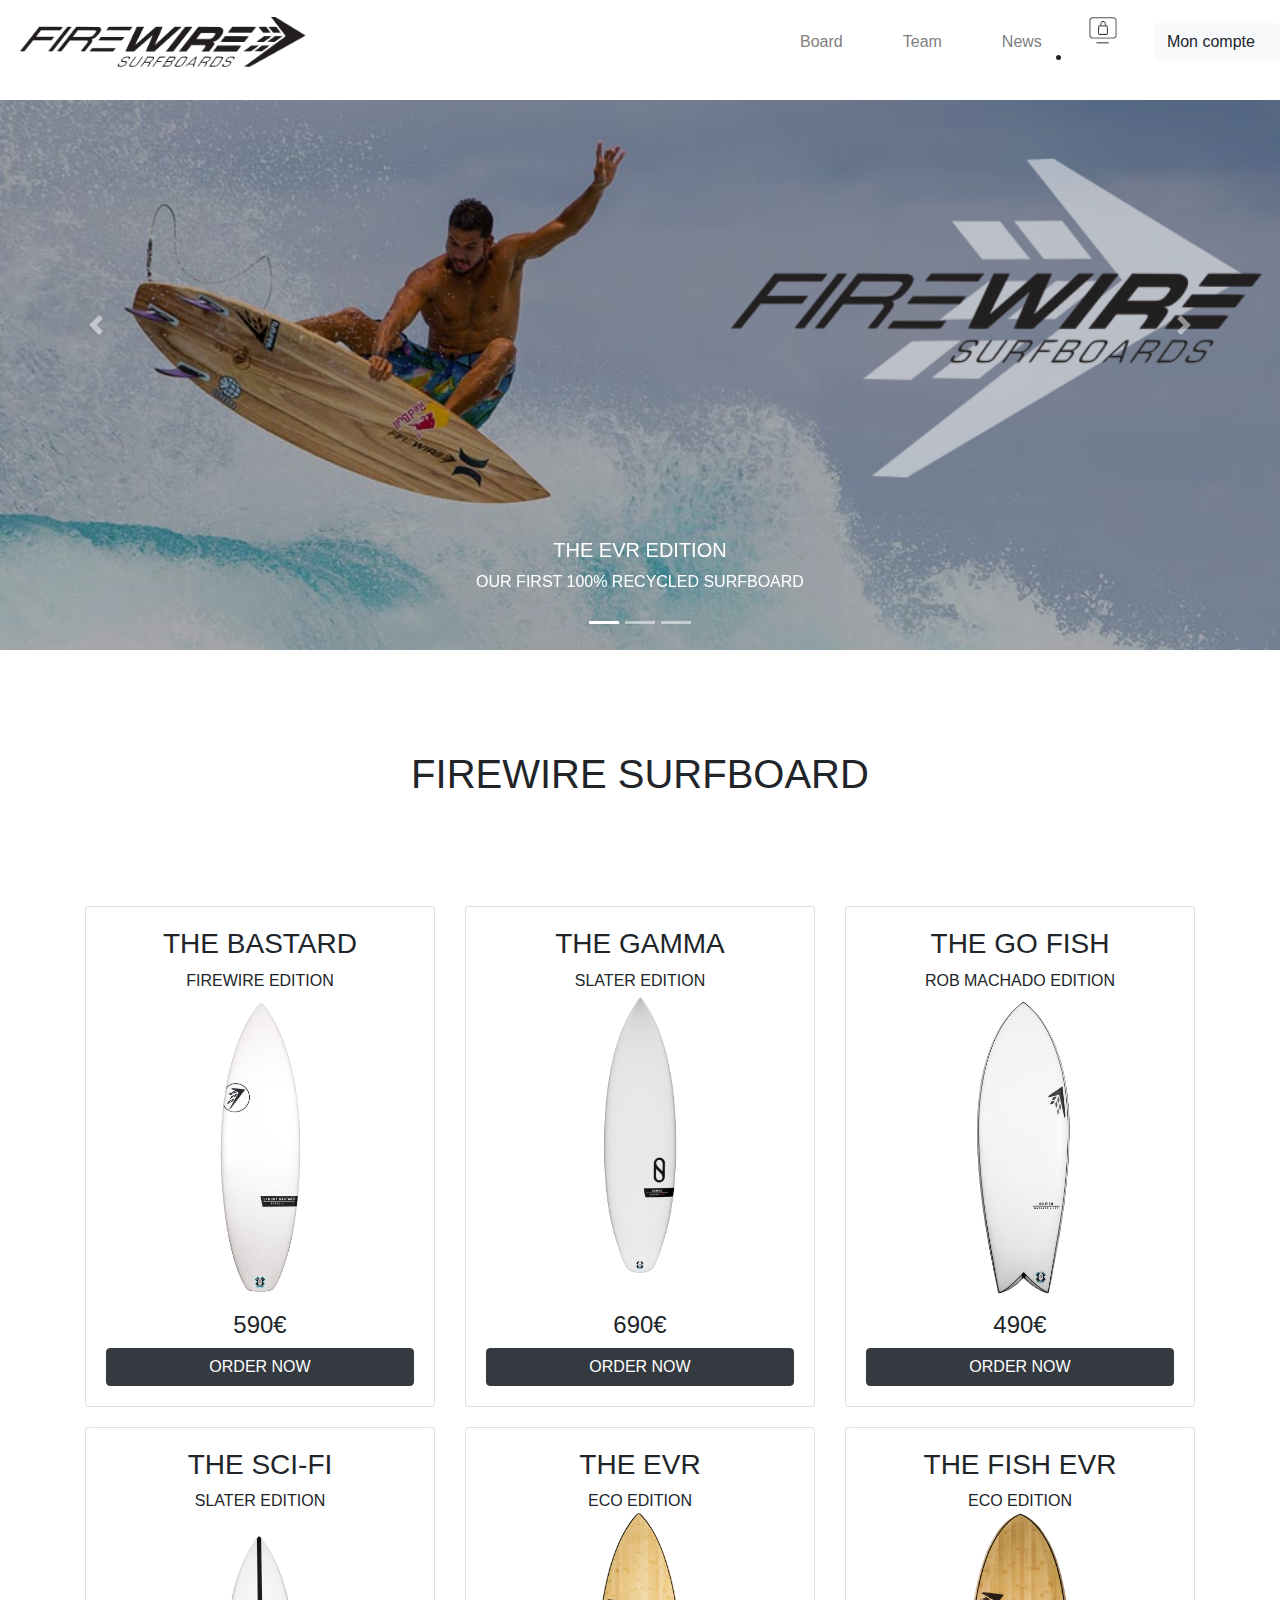
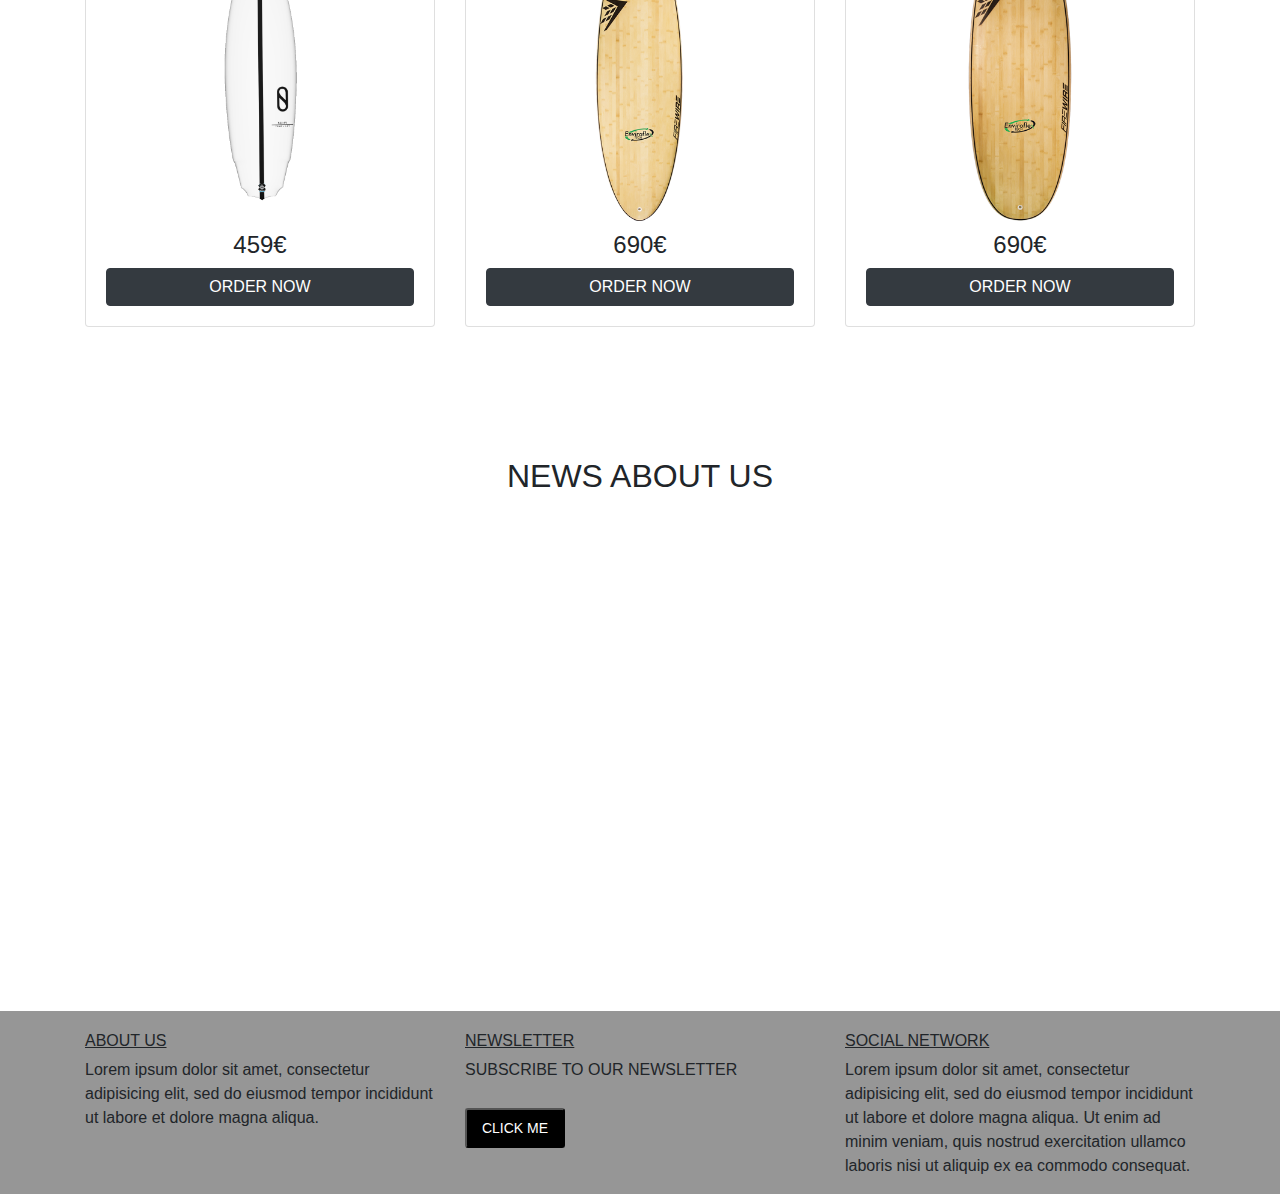
<file: index.html>
<!DOCTYPE html>
<html>
<head>
	<title>FIREWIRE SURFBOARD</title>
	<meta charset="utf-8">
	<meta name="viewport" content="width=device-width, initial-scale=1, shrink-to-fit=no">
	<link rel="stylesheet" type="text/css" href="style.css">
	<link rel="stylesheet" href="https://maxcdn.bootstrapcdn.com/bootstrap/4.0.0/css/bootstrap.min.css" integrity="sha384-Gn5384xqQ1aoWXA+058RXPxPg6fy4IWvTNh0E263XmFcJlSAwiGgFAW/dAiS6JXm" crossorigin="anonymous">
</head>

<body>

	<div class="Navbar">
	<a href="index.html"><img src="images/logo.png" alt="" class="Logo"></a>
		<div class="Navbar-right">
			<a href="#surfboard" class="Items">Board</a>
			<a href="team.html" class="Items">Team</a>
			<a href="#video" class="Items">News</a>
			<li class="nav-item dropdown">
				<a class="nav-link dropdown-toggle" href="#" id="navbarDropdown" role="button" data-toggle="dropdown" aria-haspopup="true" aria-expanded="false"><img src="images/panier.png" class="Navbar-right" id="Panier"></a>
				<div class="dropdown-menu" aria-labelledby="navbarDropdown">
			 		<a class="dropdown-item" href="#">Voir mon panier</a>
					<a class="dropdown-item" href="#">Valider mon panier</a>
			 		<div class="dropdown-divider"></div>
			        <a class="dropdown-item" href="#">Vider mon panier</a>
			    </div>
			</li>
			<div class="dropdown">
        		<button class="btn btn-light dropdown-toggle" type="button" id="dropdownMenu2" data-toggle="dropdown" aria-haspopup="true" aria-expanded="false">Mon compte</button>
        		<div class="dropdown-menu" aria-labelledby="dropdownMenu2">
          			<button class="dropdown-item" type="button">Connexion</button>
          			<button class="dropdown-item" type="button">Inscription</button>
        		</div>
        	</div>
		</div>
	</div>

	<div id="carouselExampleIndicators" class="carousel slide" data-ride="carousel">
	  <ol class="carousel-indicators">
	    <li data-target="#carouselExampleIndicators" data-slide-to="0" class="active"></li>
	    <li data-target="#carouselExampleIndicators" data-slide-to="1"></li>
	    <li data-target="#carouselExampleIndicators" data-slide-to="2"></li>
	  </ol>
	  <div class="carousel-inner">
	    <div class="carousel-item active">
	      <img class="d-block w-100" src="images/slider_1.png" alt="First slide">
	      	<div class="carousel-caption d-none d-md-block">
		    <h5>THE EVR EDITION</h5>
		    <p>OUR FIRST 100% RECYCLED SURFBOARD</p>
			</div>
	    </div>
	    <div class="carousel-item">
	      <img class="d-block w-100" src="images/slider_2.png" alt="Second slide">
	      	<div class="carousel-caption d-none d-md-block">
		    <h5>THE STUBBY BASTARD EDITION</h5>
		    <p>TEAHUPOO TAHITI</p>
		  	</div>
	    </div>
	    <div class="carousel-item">
	      <img class="d-block w-100" src="images/slider_3.png" alt="Third slide">
	      	<div class="carousel-caption d-none d-md-block">
		    <h5>THE GAMMA EDITION</h5>
		    <p>THE TAHITIAN SPARTAN</p>
		  	</div>
	    </div>
	  </div>
	  <a class="carousel-control-prev" href="#carouselExampleIndicators" role="button" data-slide="prev">
	    <span class="carousel-control-prev-icon" aria-hidden="true"></span>
	    <span class="sr-only">Previous</span>
	  </a>
	  <a class="carousel-control-next" href="#carouselExampleIndicators" role="button" data-slide="next">
	    <span class="carousel-control-next-icon" aria-hidden="true"></span>
	    <span class="sr-only">Next</span>
	  </a>
	</div>

	<h1 id= "surfboard">FIREWIRE SURFBOARD</h1>

    <div class="section text-center">
      <div class="container">
        <div class="row">
          <div class="col-12 col-md-6 col-lg-4">
            <div class="card">
	        	<h3>THE BASTARD</h3> 
	          	<h8>FIREWIRE EDITION</h8>
	          	<img class="board-picture" src="images/1_stubby_bastard.png" alt="board-picture">
	          	<h4>590€</h4>
	          	<a href="https://hanoarii.wufoo.com/forms/zj0exr7019hyhq/" class="btn btn-dark">ORDER NOW</a>
            </div>
          </div>
          <div class="col-12 col-md-6 col-lg-4">
            <div class="card">
            	<h3>THE GAMMA</h3>
              	<h8>SLATER EDITION</h8>
              	<img class="board-picture" src="images/2_Gamma.png" alt="board-picture">
              	<h4>690€</h4>
             	<a href="https://hanoarii.wufoo.com/forms/zj0exr7019hyhq/" class="btn btn-dark">ORDER NOW</a>
            </div>
          </div>
          <div class="col-12 col-md-6 col-lg-4">
            <div class="card">
            	<h3>THE GO FISH</h3>           
              	<h8>ROB MACHADO EDITION</h8>
              	<img class="board-picture" src="images/3_go_fish.png" alt="board-picture">
              	<h4>490€</h4>
              	<a href="https://hanoarii.wufoo.com/forms/zj0exr7019hyhq/" class="btn btn-dark">ORDER NOW</a>
            </div>
          </div>
          <div class="col-12 col-md-6 col-lg-4">
            <div class="card">
            	<h3>THE SCI-FI</h3>              
              	<h8>SLATER EDITION</h8>
              	<img class="board-picture" src="images/4_sci_fi.png" alt="board-picture">
              	<h4>459€</h4>
              	<a href="https://hanoarii.wufoo.com/forms/zj0exr7019hyhq/" class="btn btn-dark">ORDER NOW</a>
            </div>
          </div>
          <div class="col-12 col-md-6 col-lg-4">
            <div class="card">
            	<h3>THE EVR</h3>             
              	<h8>ECO EDITION</h8>
              	<img class="board-picture" src="images/5_evr.png" alt="board-picture">
              	<h4>690€</h4>
              	<a href="https://hanoarii.wufoo.com/forms/zj0exr7019hyhq/" class="btn btn-dark">ORDER NOW</a>
            </div>
          </div>
          <div class="col-12 col-md-6 col-lg-4">
            <div class="card">
            	<h3>THE FISH EVR</h3>  
             	 <h8>ECO EDITION</h8>
             	 <img class="board-picture" src="images/6_xl_evr.png" alt="board-picture">
             	 <h4>690€</h4>
             	 <a href="https://hanoarii.wufoo.com/forms/zj0exr7019hyhq/" class="btn btn-dark">ORDER NOW</a>
            </div>
          </div>
        </div>
      </div>
    </div>

	<h2 id="video">NEWS ABOUT US</h2>

	<iframe width="100%" height="500" src="https://www.youtube.com/embed/vDc3J3pQTx0" frameborder="0" allow="autoplay; encrypted-media" allowfullscreen></iframe>

    <div class="footer">
    	<div class="container">
    		<div class="row">
    			<div class="col-12 col-md-6 col-lg-4">
    				<div class="footer_card">
    					<h6>ABOUT US</h6>
		        		<p> Lorem ipsum dolor sit amet, consectetur adipisicing elit, sed do eiusmod tempor incididunt ut labore et dolore magna aliqua.</p>
    				</div>
            	</div>

         		<div class="col-12 col-md-6 col-lg-4">
         			<div class="footer_card">
         				<h6>NEWSLETTER</h6>
		        		<p> SUBSCRIBE TO OUR NEWSLETTER</p>
		        			<div id="mc_embed_signup">
								<form action="https://facebook.us12.list-manage.com/subscribe/post?u=1f62a86a137d65ea2eb30bdd3&amp;id=49965e405b" method="post" id="mc-embedded-subscribe-form" name="mc-embedded-subscribe-form" class="validate" target="_blank" novalidate>
		    					<div id="mc_embed_signup_scroll">
		    					<input type="submit" value="CLICK ME" name="subscribe" id="mc-embedded-subscribe" class="button_newsletter">
		   					 	</div>
								</form>
							</div>
         			</div>
	            </div>

          		<div class="col-12 col-md-6 col-lg-4">
          			<div class="footer_card">
          				<h6>SOCIAL NETWORK</h6>
	            		<p> Lorem ipsum dolor sit amet, consectetur adipisicing elit, sed do eiusmod tempor incididunt ut labore et dolore magna aliqua. Ut enim ad minim veniam, quis nostrud exercitation ullamco laboris nisi ut aliquip ex ea commodo consequat.</p> 
          			</div>    
          	  	</div>
          	</div>
    	</div>
    </div>

<script src="https://code.jquery.com/jquery-3.2.1.slim.min.js" integrity="sha384-KJ3o2DKtIkvYIK3UENzmM7KCkRr/rE9/Qpg6aAZGJwFDMVNA/GpGFF93hXpG5KkN" crossorigin="anonymous"></script>
<script src="https://cdnjs.cloudflare.com/ajax/libs/popper.js/1.12.9/umd/popper.min.js" integrity="sha384-ApNbgh9B+Y1QKtv3Rn7W3mgPxhU9K/ScQsAP7hUibX39j7fakFPskvXusvfa0b4Q" crossorigin="anonymous"></script>
<script src="https://maxcdn.bootstrapcdn.com/bootstrap/4.0.0/js/bootstrap.min.js" integrity="sha384-JZR6Spejh4U02d8jOt6vLEHfe/JQGiRRSQQxSfFWpi1MquVdAyjUar5+76PVCmYl" crossorigin="anonymous"></script>

</body>
</html>
</file>
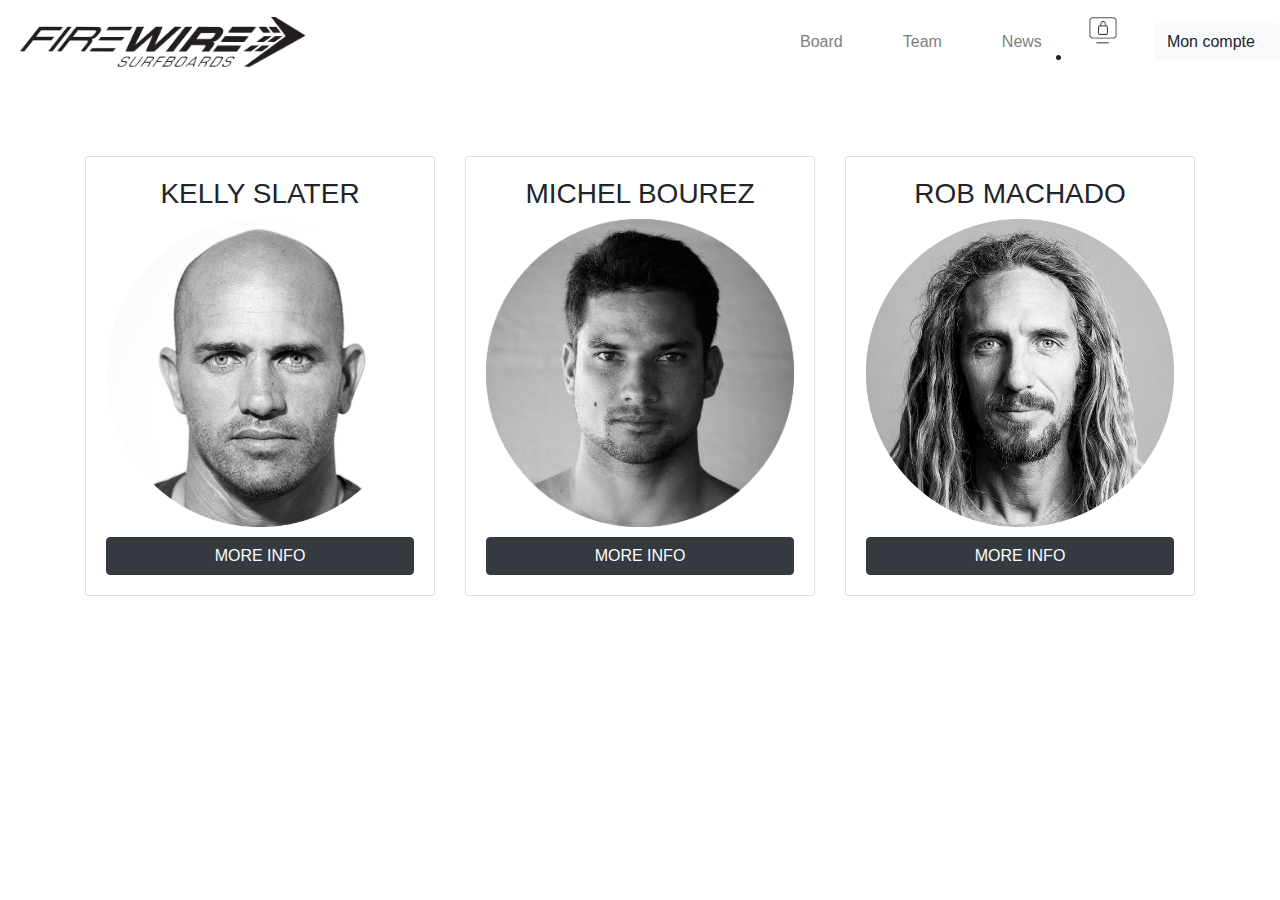
<file: team.html>
<!DOCTYPE html>
<html>
<head>
	<title>FIREWIRE SURFBOARD</title>
	<meta charset="utf-8">
	<meta name="viewport" content="width=device-width, initial-scale=1, shrink-to-fit=no">
	<link rel="stylesheet" type="text/css" href="style.css">
	<link rel="stylesheet" href="https://maxcdn.bootstrapcdn.com/bootstrap/4.0.0/css/bootstrap.min.css" integrity="sha384-Gn5384xqQ1aoWXA+058RXPxPg6fy4IWvTNh0E263XmFcJlSAwiGgFAW/dAiS6JXm" crossorigin="anonymous">
	<link rel="stylesheet" type="text/css" href="index.html">
</head>

<body>

	<div class="Navbar">
		<a href="index.html"><img src="images/logo.png" alt="" class="Logo"></a>
			<div class="Navbar-right">
				<a href="index.html/#surfboard" class="Items">Board</a>
				<a href="#" class="Items">Team</a>
				<a href="#" class="Items">News</a>
				<li class="nav-item dropdown">
					<a class="nav-link dropdown-toggle" href="#" id="navbarDropdown" role="button" data-toggle="dropdown" aria-haspopup="true" aria-expanded="false"><img src="images/panier.png" class="Navbar-right" id="Panier"></a>
					<div class="dropdown-menu" aria-labelledby="navbarDropdown">
				 		<a class="dropdown-item" href="#">Voir mon panier</a>
						<a class="dropdown-item" href="#">Valider mon panier</a>
				 		<div class="dropdown-divider"></div>
				        <a class="dropdown-item" href="#">Vider mon panier</a>
				    </div>
				</li>
				<div class="dropdown">
	        		<button class="btn btn-light dropdown-toggle" type="button" id="dropdownMenu2" data-toggle="dropdown" aria-haspopup="true" aria-expanded="false">Mon compte</button>
	        		<div class="dropdown-menu" aria-labelledby="dropdownMenu2">
	          			<button class="dropdown-item" type="button">Connexion</button>
	          			<button class="dropdown-item" type="button">Inscription</button>
	        		</div>
	        	</div>
			</div>
	</div>

<h2 id= "surfboard">OUR SURF TEAM</h2>

    <div class="section text-center">
      <div class="container">
        <div class="row">
          <div class="col-12 col-md-6 col-lg-4">
            <div class="card">
	        	<h3>KELLY SLATER</h3> 
	          	<img class="board-picture" src="images/kelly.png" alt="board-picture">
	          	<a href="https://www.instagram.com/kellyslater/" class="btn btn-dark">MORE INFO</a>
            </div>
          </div>
          <div class="col-12 col-md-6 col-lg-4">
            <div class="card">
            	<h3>MICHEL BOUREZ</h3>
              	<img class="board-picture" src="images/michel.png" alt="board-picture">
             	<a href="https://www.instagram.com/bourezmichel/" class="btn btn-dark">MORE INFO</a>
            </div>
          </div>
          <div class="col-12 col-md-6 col-lg-4">
            <div class="card">
            	<h3>ROB MACHADO</h3>           
              	<img class="board-picture" src="images/rob.png" alt="board-picture">
              	<a href="https://www.instagram.com/rob_machado/" class="btn btn-dark">MORE INFO</a>
            </div>
          </div>

</body>
</html>
</file>
<file: style.css>
.Logo {
  height: 50px;
  padding-left: 20px;
}

.Navbar-right {
  display: flex;
  align-items: center;
}

h1{
  text-align: center;
  padding-top:100px;
  font-size: 50px;
  font-weight: bold;
}

body {
  font-family: 'Open Sans', sans-serif;
  color: #2e3d4d;
}

.section {
  padding: 100px 10px;
  background: white;
}

.section h1 {
  color: white;
  margin-bottom: 50px;
}

.section h2 {
  font-size: 20px;
}

.section p {
  font-size: 14px;
}

.board-picture {
  height: 200px;
  object-fit: 100%;
  width: 100%;
  height: 100%;
  margin-bottom: 10px;
  border-radius: 4px;
}

.card {
  padding: 20px;
  margin-bottom: 20px;
}


.Items {
  color: grey;
  font-family: arial;
  text-decoration: none;
  margin: 30px;
}

.Items:hover {
  color: black;
  text-decoration: none;
}

.dropdown-toggle:after{
  color: white;
}

#carouselExampleIndicators{
  padding-top: 100px
}

#Panier {
  height: 30px;
  width: 50px;
  padding-right: 20px;
}

.card:hover{
  border: 4px solid grey;
}

.avatar{
  border: 2px solid grey;
  border-radius: 50%;
  height: 50px;
  width: 50px;
  position: absolute;
  bottom:125px;
  right: -20px;
}

.product{
  height: 200px;
  width: 170px;
  position: relative;
}

.Navbar {
  background-color: white;
  display: flex;
  justify-content: space-between;
  align-items: center;
  position: fixed;
  width: 100%;
  z-index:5;
  border: 3px;
  border-color: black;
}

.footer{
  background-color: rgb(150,150,150);
  display: flex;
  justify-content: space-between;
  align-items: center;
  width: 100%;
}

h6{
  padding-top: 20px;
  text-decoration: underline;
}

h2{
  padding-top: 10px;
  text-align: center;
}

input.btn-primary {
  margin-top: 15px;
}

#mc_embed_signup{
  background:rgb(150,150,150); 
  clear:left; 
  font:14px Helvetica,Arial,sans-serif; 
}

.email{
  width: 300px;
  height: 30px;
  display: flex;
  flex-wrap: wrap;
}

.button_newsletter{
  margin-top: 10px;
  background-color: black;
  border-color: black;
  border-radius: 3px;
  color:white;
  height: 40px;
  width: 100px;
}
</file>
